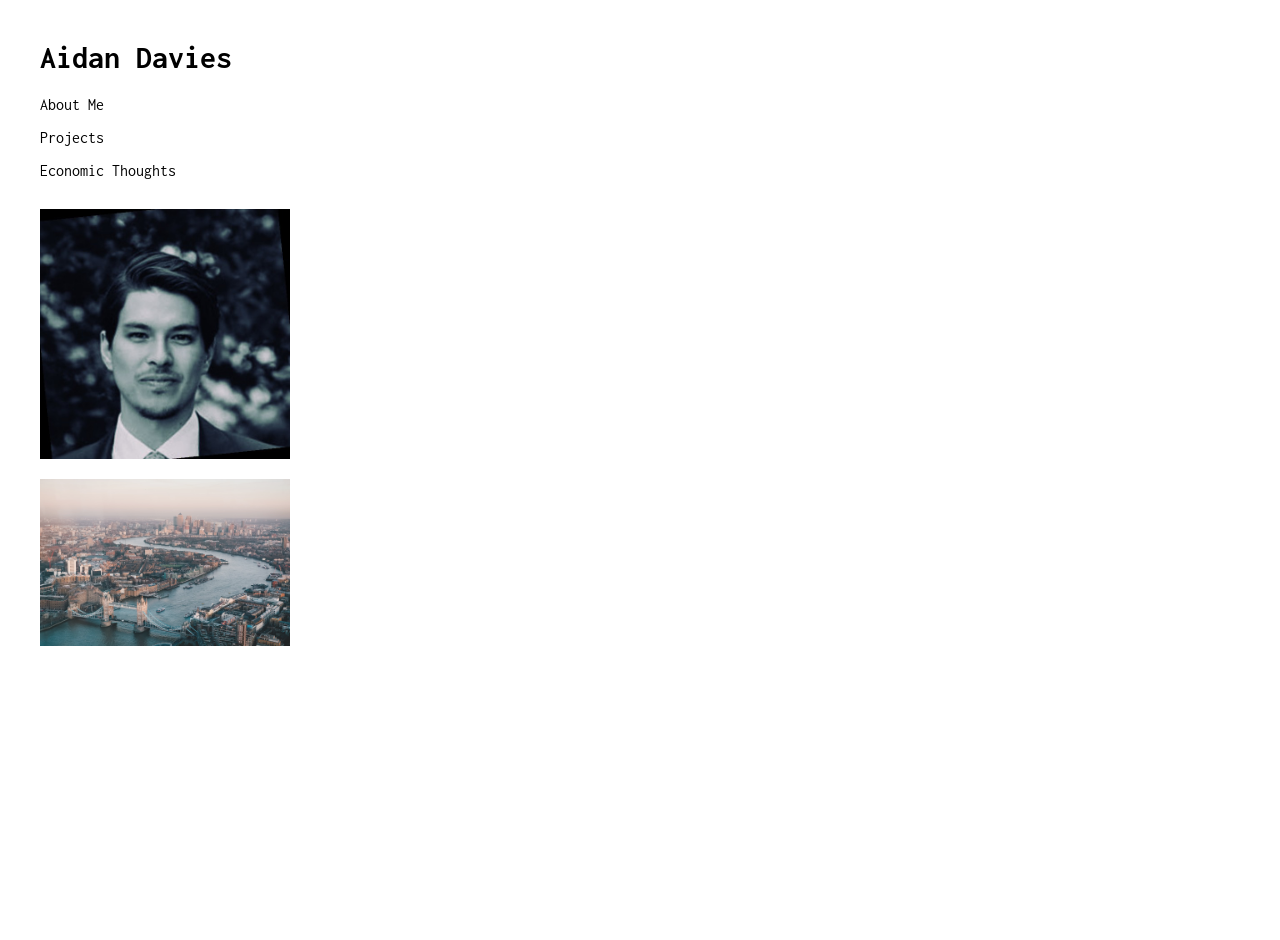
<file: index.html>
<!DOCTYPE html>
<html lang="en">
<head>
    <meta charset="UTF-8">
    <meta name="viewport" content="width=device-width, initial-scale=1.0">
    <title>Personal Site</title>
    <link href="https://fonts.googleapis.com/css2?family=Inconsolata:wght@400;700&display=swap" rel="stylesheet">
    <style>
        body {
            font-family: 'Inconsolata', 'Arial', sans-serif;
            color: black;
            background-color: white;
            margin: 0;
            padding: 20px; /* Add padding to the body to create a small margin at the top */
            display: flex;
            justify-content: flex-start;
            align-items: flex-start;
            min-height: 100vh;
            flex-direction: column;
        }
        .container {
            text-align: left;
            max-width: 1000px;
            padding: 0;
            margin-top: 0px; /* Adjust this value to create the desired top margin */
            margin-left: 20px; /* Small left margin */
        }
        h1, h2, h3 {
            color: black;
        }
        p {
            color: black;
        }
        a:link {
            color: inherit;
            text-decoration: none;
        }
        a:visited {
            color: inherit; /* This will make the link color the same as the parent text color */
            text-decoration: none; /* This removes the underline */
        }
        a:hover, a:active {
            color: blueviolet; /* Or any color you want on hover */
            text-decoration: none; /* If you want the underline on hover */
        }
        h2 {
            margin-bottom: 10px; /* Adjust the value as needed */
            color: black;
        }
        .footer {
            margin-top: 30px;
            display: flex;
            flex-direction: column;
            justify-content: left;
            width: 100%;
        }
        .footer img {
            width: 25%;
            height: auto;
        }
        .cityscape-image {
            width: 50%;
            height: auto;
            margin-top: 20px;
            opacity: 0.9;
        }
    </style>
</head>
<body>
    <div class="container">
        <h1>Aidan Davies</h1>
        <p><a href="about.html">About Me</a></p>
        <p><a href="projects.html">Projects</a></p>
        <p><a href="thoughts.html">Economic Thoughts</a></p>
        <div class="footer">
            <img src="1628355818831.jpeg" alt="Personal Photo">
            <img src="london-cityscape-bw.jpg" alt="London Cityscape" class="cityscape-image">
        </div>
    </div>
</body>
</html>
</file>
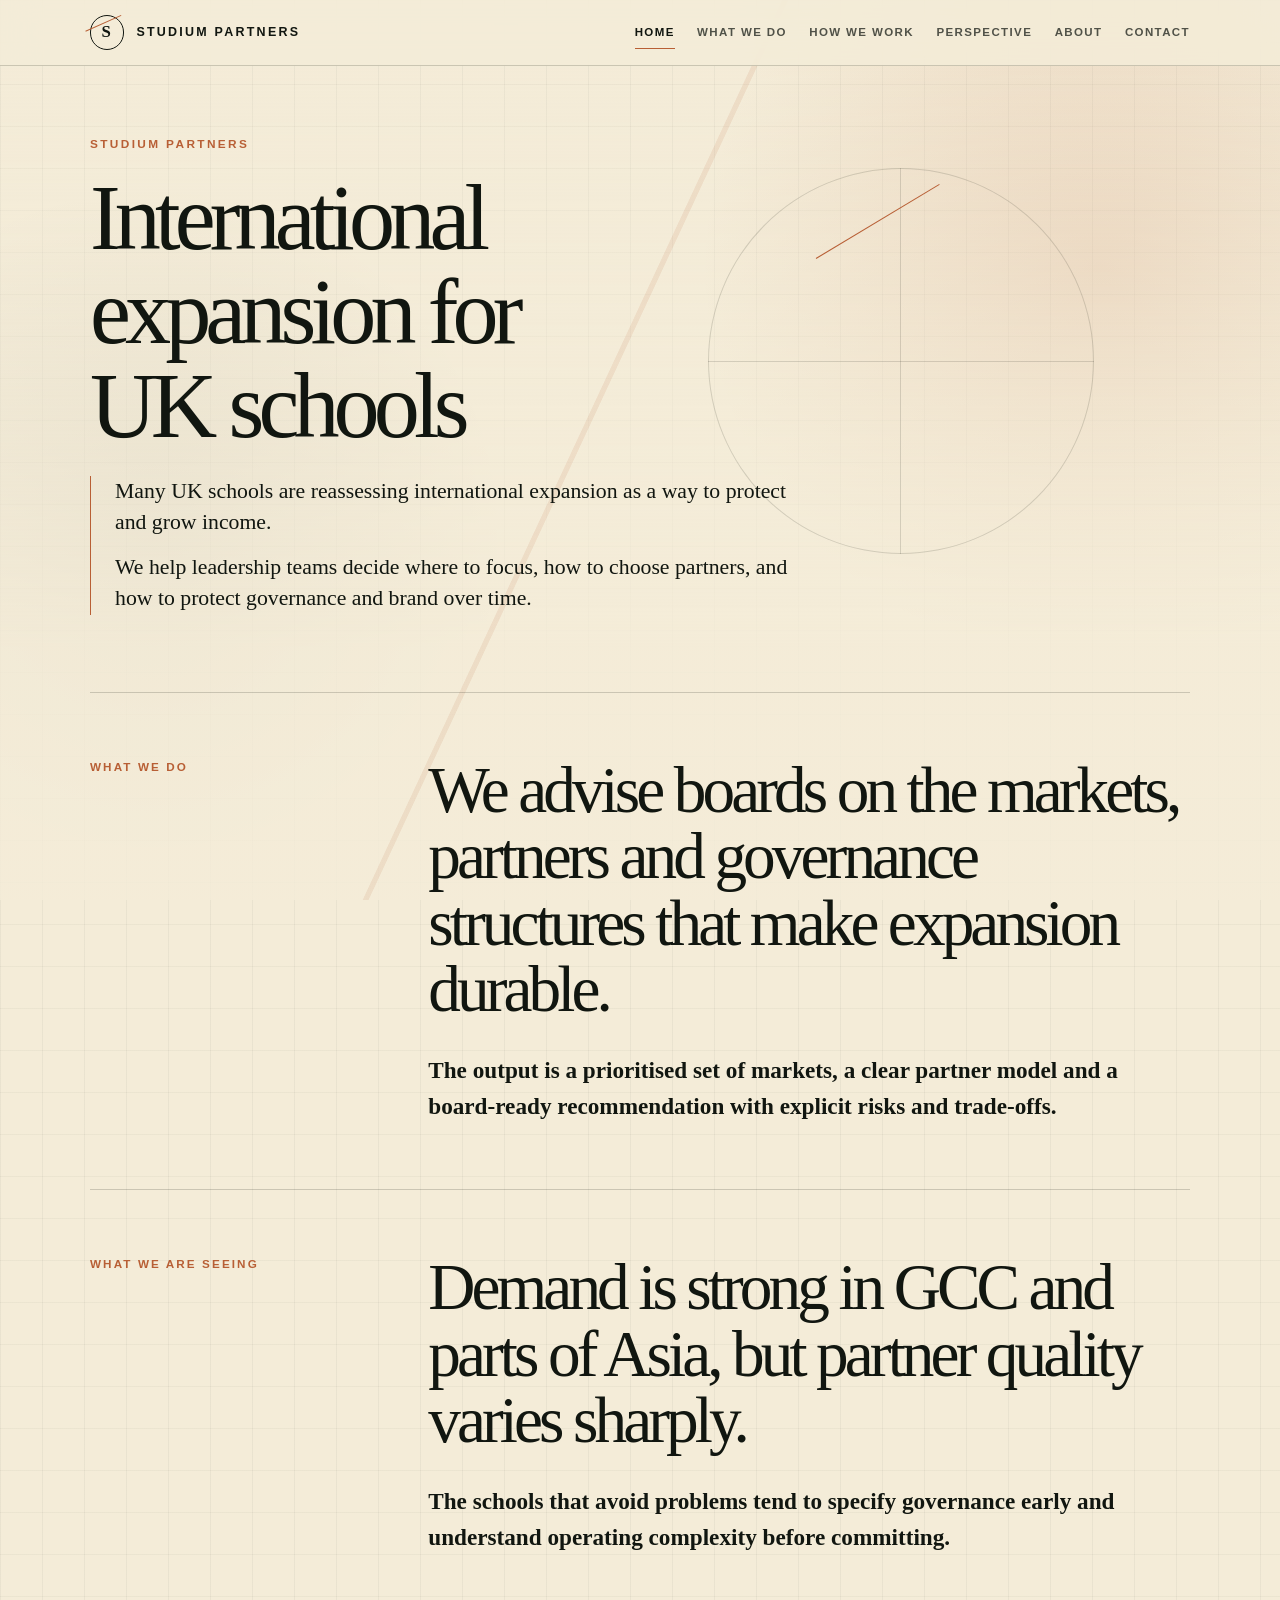
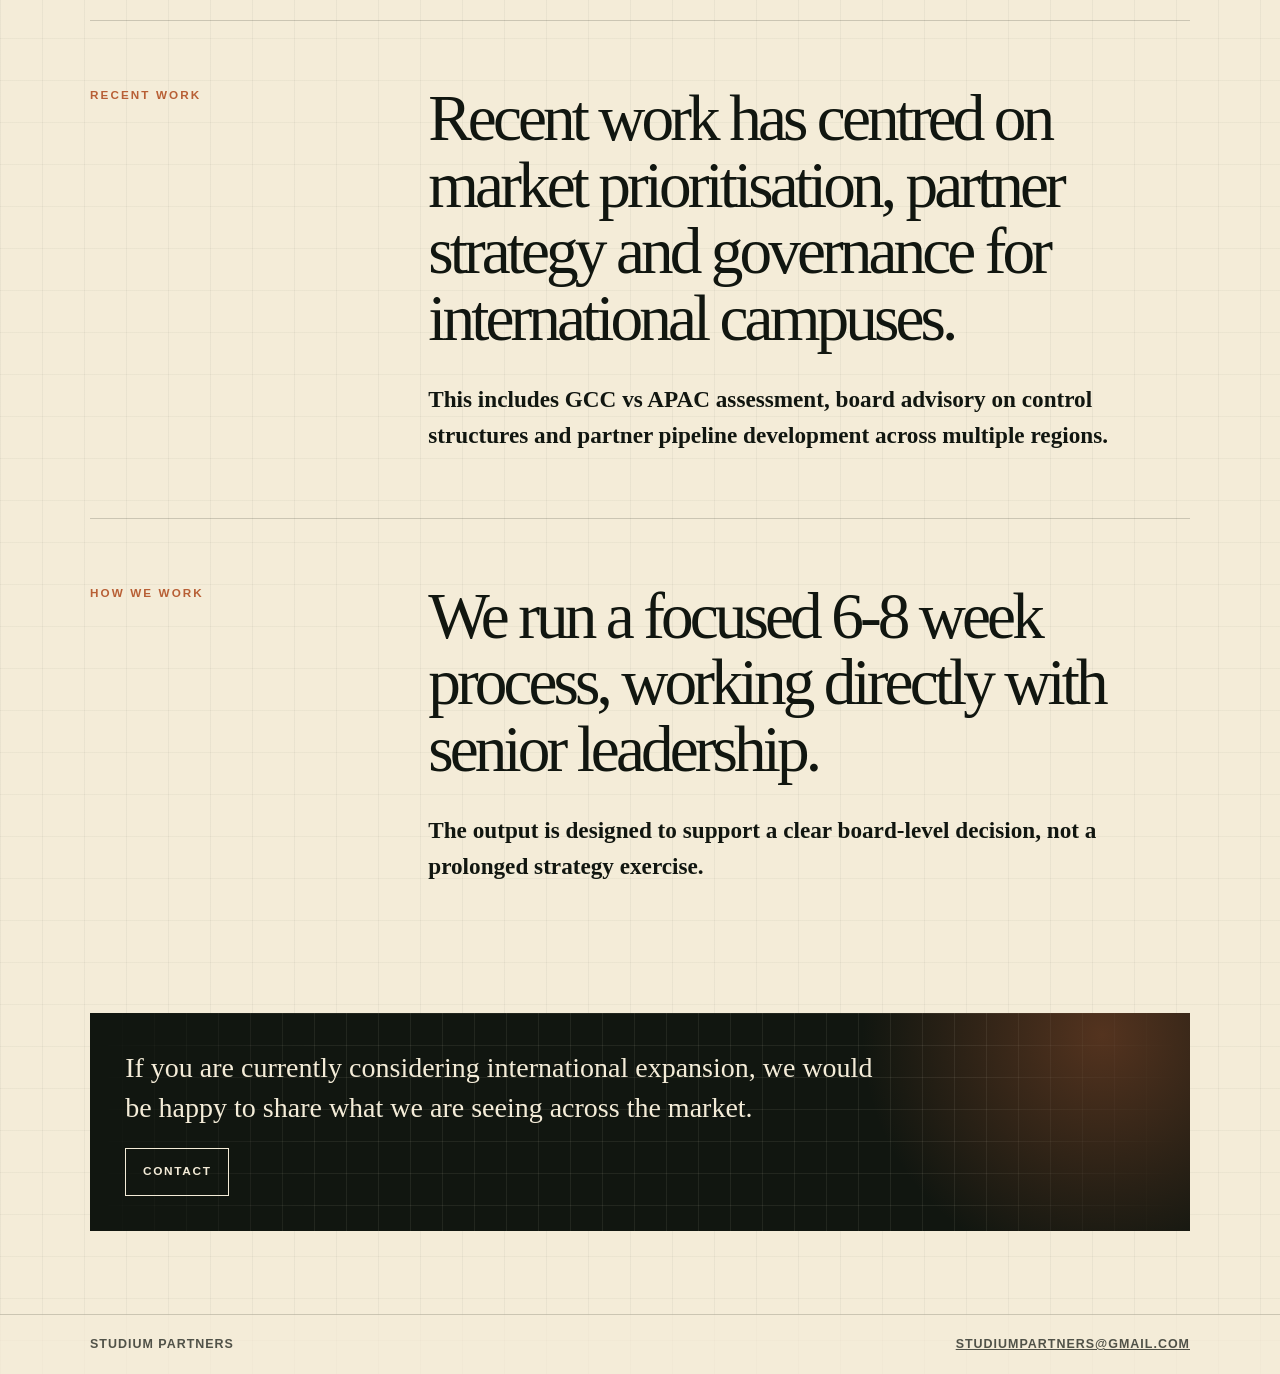
<file: studium-partners/index.html>
<!doctype html>
<html lang="en">
  <head>
    <meta charset="utf-8" />
    <meta name="viewport" content="width=device-width, initial-scale=1" />
    <meta
      name="description"
      content="Studium Partners advises UK independent schools on international expansion."
    />
    <meta property="og:title" content="Studium Partners" />
    <meta
      property="og:description"
      content="International expansion for UK independent schools."
    />
    <meta property="og:type" content="website" />
    <title>Studium Partners | International Expansion</title>
    <link rel="stylesheet" href="styles.css" />
  </head>
  <body>
    <header class="site-header">
      <div class="nav-wrap">
        <a class="brand" href="index.html" aria-label="Studium Partners home">
          <span class="brand-mark">S</span>
          <span>Studium Partners</span>
        </a>
        <nav class="site-nav" aria-label="Primary navigation">
          <a href="index.html" aria-current="page">Home</a>
          <a href="what-we-do.html">What We Do</a>
          <a href="how-we-work.html">How We Work</a>
          <a href="perspective.html">Perspective</a>
          <a href="about.html">About</a>
          <a href="contact.html">Contact</a>
        </nav>
      </div>
    </header>

    <main class="page">
      <section class="hero">
        <p class="eyebrow">Studium Partners</p>
        <h1>International expansion for UK schools</h1>
        <div class="lead">
          <p>
            Many UK schools are reassessing international expansion as a way to protect
            and grow income.
          </p>
          <p>We help leadership teams decide where to focus, how to choose partners, and how to protect governance and brand over time.</p>
        </div>
      </section>

      <section class="section">
        <div class="section-grid">
          <div class="section-title">What We Do</div>
          <div class="content-stack">
            <h2>We advise boards on the markets, partners and governance structures that make expansion durable.</h2>
            <p>
              The output is a prioritised set of markets, a clear partner model and a
              board-ready recommendation with explicit risks and trade-offs.
            </p>
          </div>
        </div>
      </section>

      <section class="section">
        <div class="section-grid">
          <div class="section-title">What We Are Seeing</div>
          <div class="content-stack">
            <h2>Demand is strong in GCC and parts of Asia, but partner quality varies sharply.</h2>
            <p>
              The schools that avoid problems tend to specify governance early and
              understand operating complexity before committing.
            </p>
          </div>
        </div>
      </section>

      <section class="section">
        <div class="section-grid">
          <div class="section-title">Recent Work</div>
          <div class="content-stack">
            <h2>Recent work has centred on market prioritisation, partner strategy and governance for international campuses.</h2>
            <p>
              This includes GCC vs APAC assessment, board advisory on control structures
              and partner pipeline development across multiple regions.
            </p>
          </div>
        </div>
      </section>

      <section class="section">
        <div class="section-grid">
          <div class="section-title">How We Work</div>
          <div class="content-stack">
            <h2>We run a focused 6-8 week process, working directly with senior leadership.</h2>
            <p>
              The output is designed to support a clear board-level decision, not a
              prolonged strategy exercise.
            </p>
          </div>
        </div>
      </section>

      <section class="cta">
        <p>
          If you are currently considering international expansion, we would be happy
          to share what we are seeing across the market.
        </p>
        <div class="button-row">
          <a class="button" href="contact.html">Contact</a>
        </div>
      </section>
    </main>

    <footer class="site-footer">
      <div class="footer-wrap">
        <span>Studium Partners</span>
        <a href="mailto:studiumpartners@gmail.com">studiumpartners@gmail.com</a>
      </div>
    </footer>
  </body>
</html>
</file>
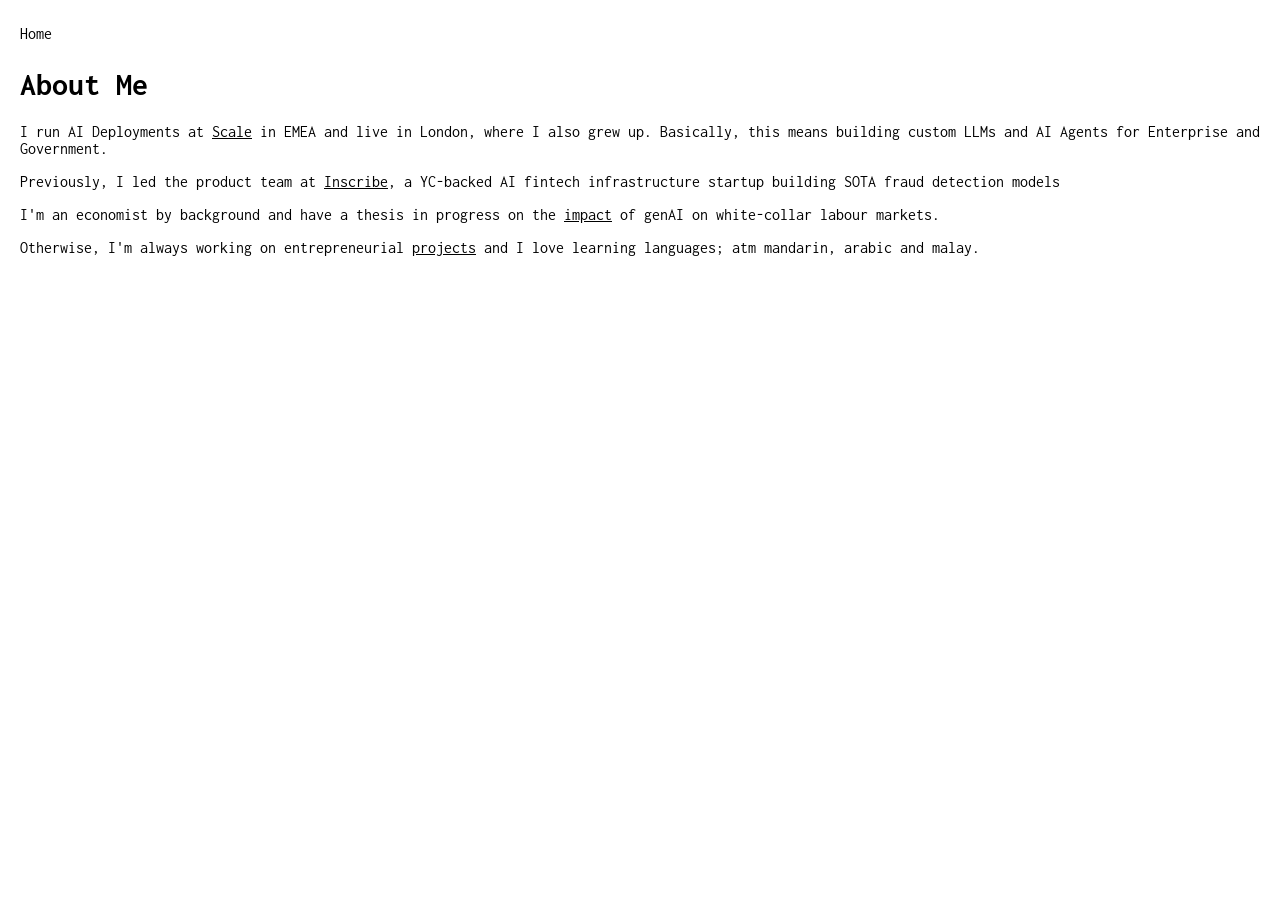
<file: about.html>
<!DOCTYPE html>
<html lang="en">
<head>
    <meta charset="UTF-8">
    <meta name="viewport" content="width=device-width, initial-scale=1.0">
    <title>Personal Site</title>
    <link href="https://fonts.googleapis.com/css2?family=Inconsolata:wght@400;700&display=swap" rel="stylesheet">
    <style>
        body {
            font-family: 'Inconsolata', 'Arial', sans-serif;
            color: black;
            background-color: white;
            margin: 0;
            padding: 0;
            justify-content: center;
            align-items: center;
            height: 100vh;
            flex-direction: column;
        }
        .container {
            text-align: left;
            max-width: 1500px;
            padding: 20px;
        }
        h1, h2, h3 {
            color: black;
        }
        p {
            color: black;
        }
        a:link {
            color: inherit;
            text-decoration: none;
        }
        a:visited {
            color: inherit; /* This will make the link color the same as the parent text color */
            text-decoration: none; /* This removes the underline */
        }
        a:hover, a:active {
            color: blueviolet; /* Or any color you want on hover */
            text-decoration: none; /* If you want the underline on hover */
        }
        h2 {
        margin-bottom: 10px; /* Adjust the value as needed */
        color: black;
        margin-left: 0; /* Ensures no extra space on the left */
        padding-left: 0; /* Adjust this as needed */
        }
        .home-button {
        font-size: 1.0em;
        padding: 5px 0px; /* Same horizontal padding as .container */
        text-decoration: none;
        color: black;
        background: none;
        border: none;
        display: inline-block; /* Use inline-block for alignment */
        margin-right: 20px; /* If you want some space between the button and the h2 */
        }
    	a.underline {
    	text-decoration: underline; /* Underline text */
	}
    </style>
</head>
<body>
    <div class="container">
        <a href="index.html" class="home-button">Home</a>
	    <h1> About Me </h1>
        <p>I run AI Deployments at <a href="https://scale.com" class="underline">Scale</a> in EMEA and live in London, where I also grew up. Basically, this means building custom LLMs and AI Agents for Enterprise and Government. </p>
        <p>Previously, I led the product team at <a href="https://inscribe.ai" class="underline">Inscribe</a>, a YC-backed AI fintech infrastructure startup building SOTA fraud detection models </p>
        <p>I'm an economist by background and have a thesis in progress on the <a href="https://aiddav.github.io/projects" class="underline">impact</a> of genAI on white-collar labour markets.</p>
		<p>Otherwise, I'm always working on entrepreneurial <a href="https://aiddav.github.io/projects" class="underline">projects</a> and I love learning languages; atm mandarin, arabic and malay. </p>
    </div>
 
</body>
</html>
</file>
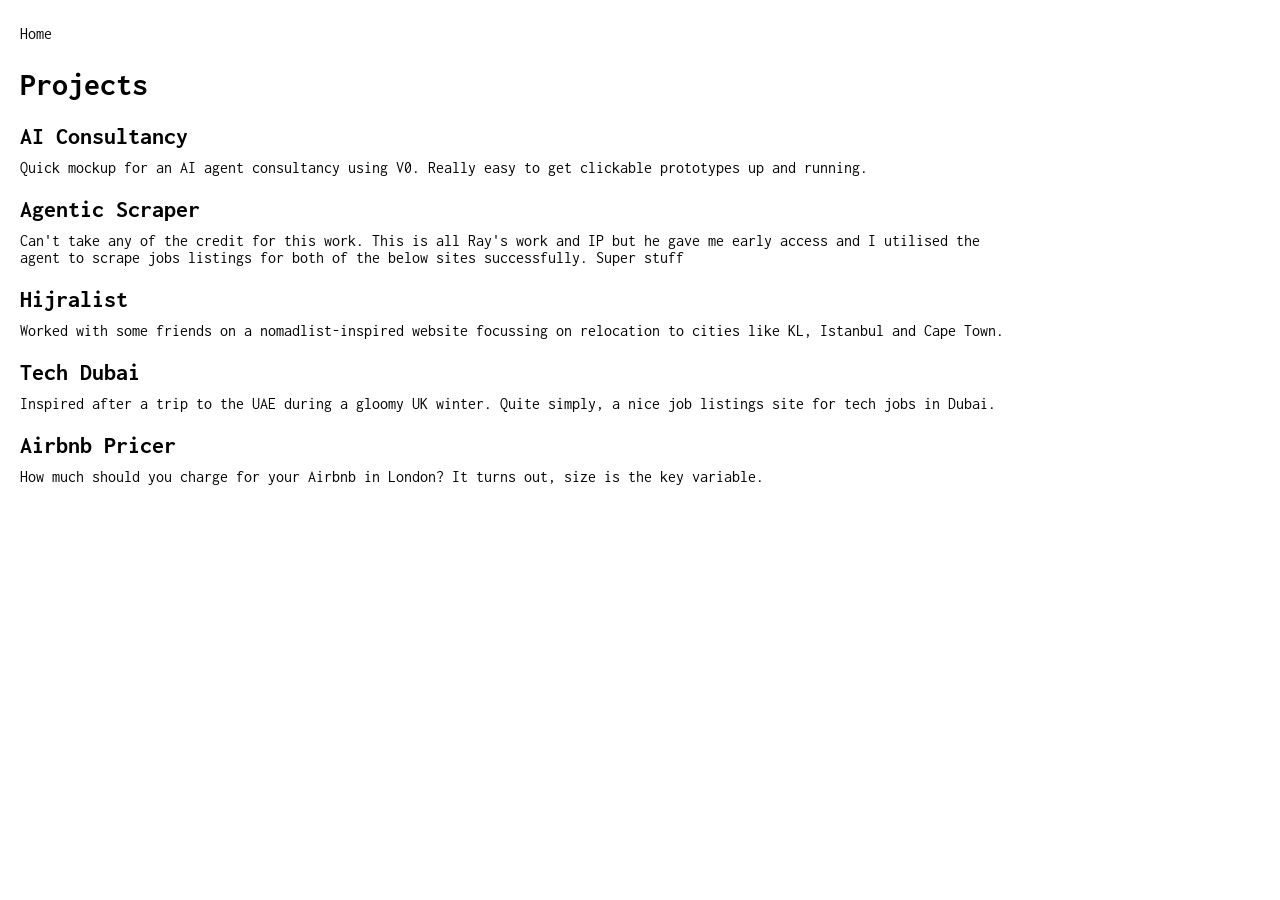
<file: projects.html>
<!DOCTYPE html>
<html lang="en">
<head>
    <meta charset="UTF-8">
    <meta name="viewport" content="width=device-width, initial-scale=1.0">
    <title>Personal Site</title>
    <link href="https://fonts.googleapis.com/css2?family=Inconsolata:wght@400;700&display=swap" rel="stylesheet">
    <style>
        body {
            font-family: 'Inconsolata', 'Arial', sans-serif;
            color: black;
            background-color: white;
            margin: 0;
            padding: 0;
            justify-content: center;
            align-items: center;
            height: 100vh;
            flex-direction: column;
        }
        .container {
            text-align: left;
            max-width: 1000px;
            padding: 20px;
        }
        h1, h2, h3 {
            color: black;
        }
        p {
            color: black;
        }
        a:link {
            color: inherit;
            text-decoration: none;
        }
        a:visited {
            color: inherit; /* This will make the link color the same as the parent text color */
            text-decoration: none; /* This removes the underline */
        }
        a:hover, a:active {
            color: blueviolet; /* Or any color you want on hover */
            text-decoration: none; /* If you want the underline on hover */
        }
        h2 {
        margin-bottom: 10px; /* Adjust the value as needed */
        color: black;
        margin-left: 0; /* Ensures no extra space on the left */
        padding-left: 0; /* Adjust this as needed */
        }
        .home-button {
        font-size: 1.0em;
        padding: 5px 0px; /* Same horizontal padding as .container */
        text-decoration: none;
        color: black;
        background: none;
        border: none;
        display: inline-block; /* Use inline-block for alignment */
        margin-right: 20px; /* If you want some space between the button and the h2 */
        }
    </style>
</head>
<body>
    <div class="container">
        <a href="index.html" class="home-button">Home</a>
        <h1> Projects </h1>
        <h2><a href="https://v0.dev/chat/vGYfrJQdN0m?b=b_f4AlFgRSLFw">AI Consultancy</a></h2>
        Quick mockup for an AI agent consultancy using V0. Really easy to get clickable prototypes up and running.
        <h2><a href="https://www.chatwithsite.ai/">Agentic Scraper</a></h2>
        Can't take any of the credit for this work. This is all <a href="https://github.com/TheRayFitzgerald">Ray's</a> work and IP but he gave me early access and I utilised the agent to scrape jobs listings for both of the below sites successfully. Super stuff 
        <h2><a href="https://www.hijralist.com/">Hijralist</a></h2>
        Worked with some friends on a nomadlist-inspired website focussing on relocation to cities like KL, Istanbul and Cape Town.
        <h2><a href="https://techdubai.framer.website/">Tech Dubai</a></h2>
        Inspired after a trip to the UAE during a gloomy UK winter. Quite simply, a nice job listings site for tech jobs in Dubai. 
        <h2><a href="https://www.kaggle.com/code/aidandavies/predicting-airbnb-prices-in-london">Airbnb Pricer</a></h2>
        How much should you charge for your Airbnb in London? It turns out, size is the key variable.
    </div>

</body>
</html>
</file>
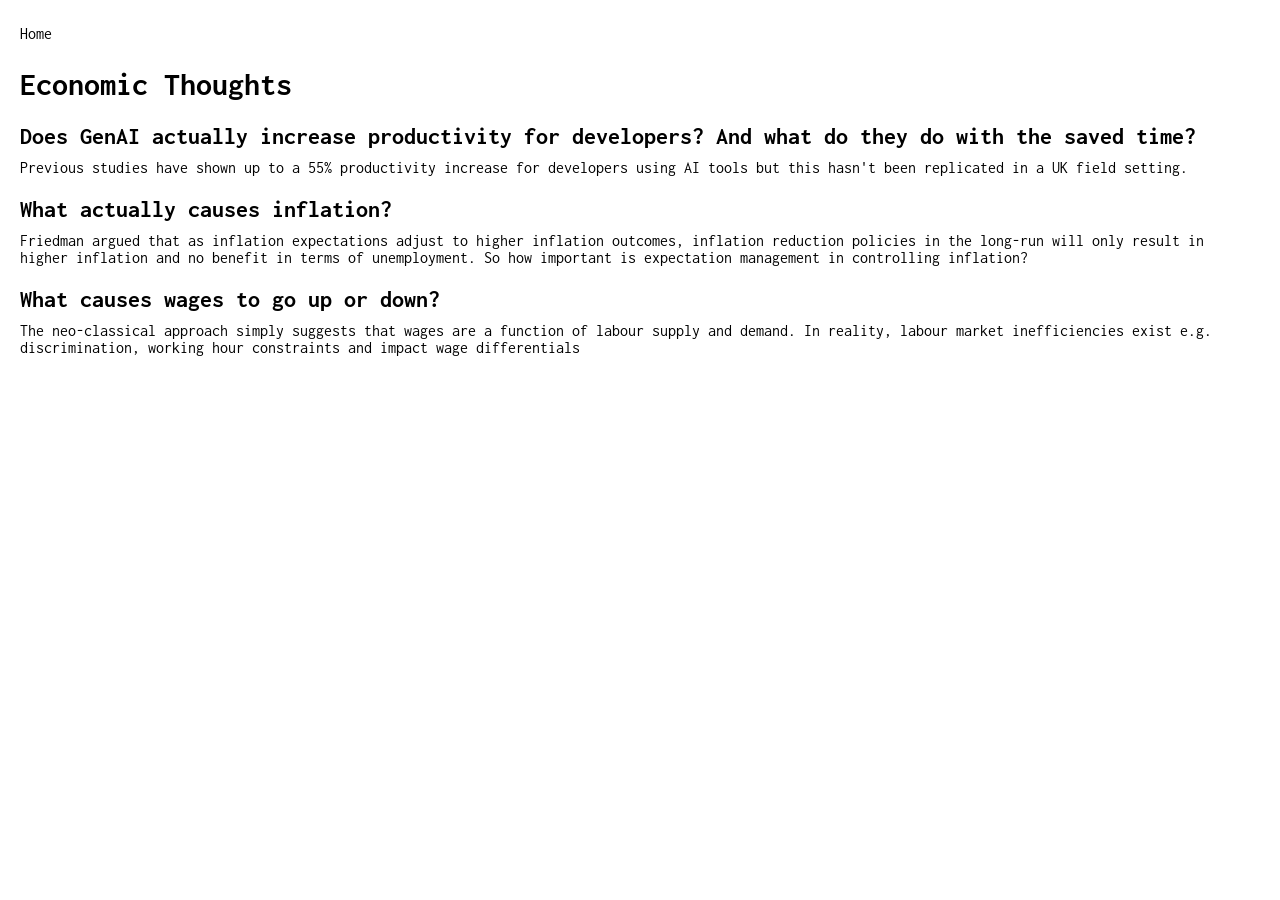
<file: thoughts.html>
<!DOCTYPE html>
<html lang="en">
<head>
    <meta charset="UTF-8">
    <meta name="viewport" content="width=device-width, initial-scale=1.0">
    <title>Personal Site</title>
    <link href="https://fonts.googleapis.com/css2?family=Inconsolata:wght@400;700&display=swap" rel="stylesheet">
    <style>
        body {
            font-family: 'Inconsolata', 'Arial', sans-serif;
            color: black;
            background-color: white;
            margin: 0;
            padding: 0;
            justify-content: center;
            align-items: center;
            height: 100vh;
            flex-direction: column;
        }
        .container {
            text-align: left;
            max-width: 1200px;
            padding: 20px;
        }
        h1, h2, h3 {
            color: black;
        }
        p {
            color: black;
        }
        a:link {
            color: inherit;
            text-decoration: none;
        }
        a:visited {
            color: inherit; /* This will make the link color the same as the parent text color */
            text-decoration: none; /* This removes the underline */
        }
        a:hover, a:active {
            color: blueviolet; /* Or any color you want on hover */
            text-decoration: none; /* If you want the underline on hover */
        }
        h2 {
        margin-bottom: 10px; /* Adjust the value as needed */
        color: black;
        margin-left: 0; /* Ensures no extra space on the left */
        padding-left: 0; /* Adjust this as needed */
        }
        .home-button {
        font-size: 1.0em;
        padding: 5px 0px; /* Same horizontal padding as .container */
        text-decoration: none;
        color: black;
        background: none;
        border: none;
        display: inline-block; /* Use inline-block for alignment */
        margin-right: 20px; /* If you want some space between the button and the h2 */
        }
    </style>
</head>
<body>
    <div class="container">
        <a href="index.html" class="home-button">Home</a>
        <h1> Economic Thoughts </h1>
        <h2><a href="https://docs.google.com/document/d/1HtglQTXn-TsOFC7ZBa2Q0psB0xNhSxKRfdjwiitcPUs/edit?usp=sharing">Does GenAI actually increase productivity for developers? And what do they do with the saved time?</a></h2>
        Previous studies have shown up to a 55% productivity increase for developers using AI tools but this hasn't been replicated in a UK field setting.   
        <h2><a href="https://docs.google.com/document/d/12gi_6RHECjwyG4tRs7HtKL9f-3KS3Q3IO51ZchTadpo/edit?usp=sharing">What actually causes inflation?</a></h2>
        Friedman argued that as inflation expectations adjust to higher inflation outcomes, inflation reduction policies in the long-run will only result in higher inflation and no benefit in terms of unemployment. So how important is expectation management in controlling inflation?  
        <h2><a href="https://docs.google.com/document/d/1dkpO8SjXs02jMt0x0lCVAba8HcpTRudO9adsU-bAIKc/edit?usp=sharing">What causes wages to go up or down?</a></h2>
        The neo-classical approach simply suggests that wages are a function of labour supply and demand. In reality, labour market inefficiencies exist e.g. discrimination, working hour constraints and impact wage differentials
    </div>

</body>
</html>
</file>
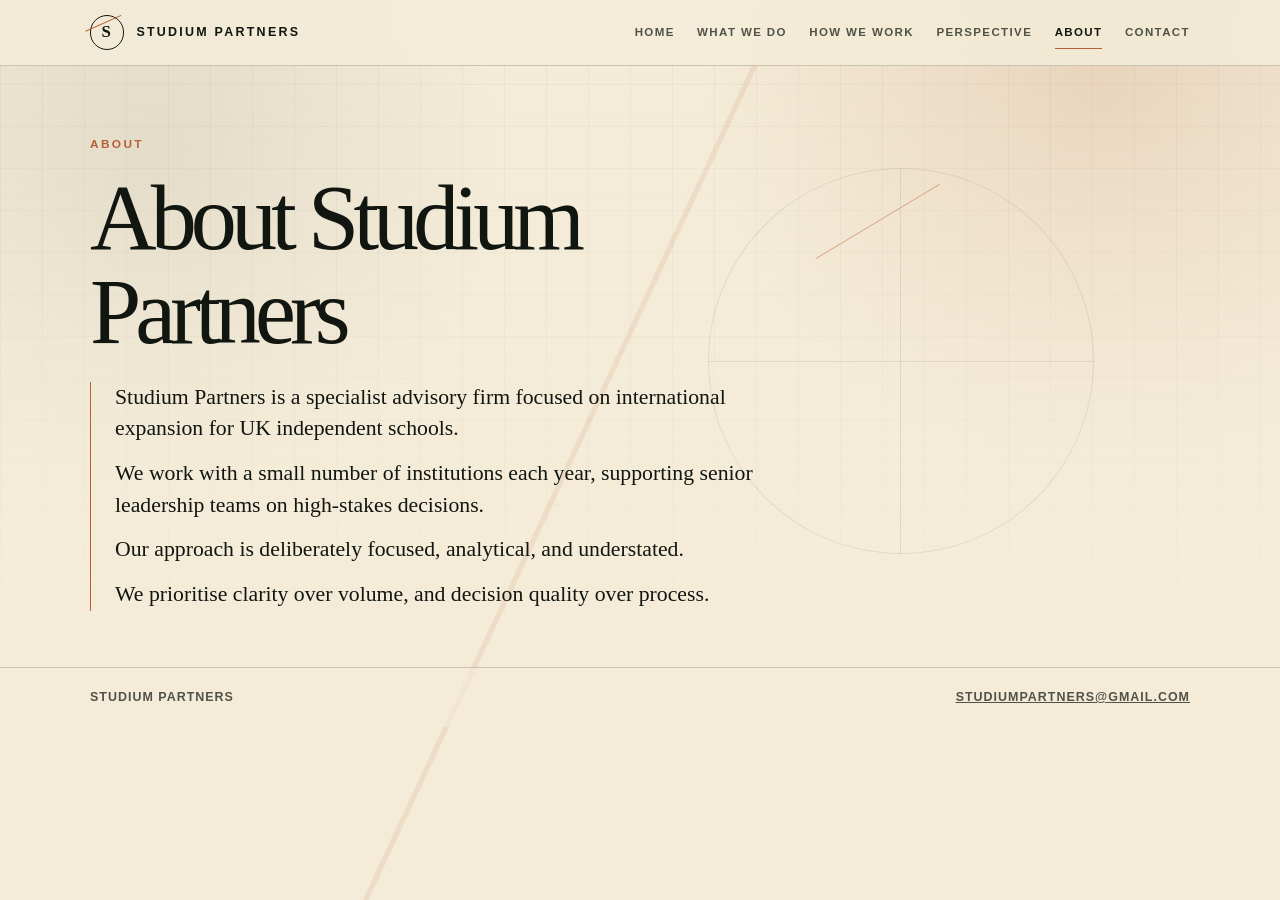
<file: studium-partners/about.html>
<!doctype html>
<html lang="en">
  <head>
    <meta charset="utf-8" />
    <meta name="viewport" content="width=device-width, initial-scale=1" />
    <meta
      name="description"
      content="About Studium Partners, a specialist advisory firm for UK independent schools."
    />
    <title>About | Studium Partners</title>
    <link rel="stylesheet" href="styles.css" />
  </head>
  <body>
    <header class="site-header">
      <div class="nav-wrap">
        <a class="brand" href="index.html" aria-label="Studium Partners home">
          <span class="brand-mark">S</span>
          <span>Studium Partners</span>
        </a>
        <nav class="site-nav" aria-label="Primary navigation">
          <a href="index.html">Home</a>
          <a href="what-we-do.html">What We Do</a>
          <a href="how-we-work.html">How We Work</a>
          <a href="perspective.html">Perspective</a>
          <a href="about.html" aria-current="page">About</a>
          <a href="contact.html">Contact</a>
        </nav>
      </div>
    </header>

    <main class="page">
      <section class="hero hero--compact">
        <p class="eyebrow">About</p>
        <h1>About Studium Partners</h1>
        <div class="lead">
          <p>
            Studium Partners is a specialist advisory firm focused on international
            expansion for UK independent schools.
          </p>
          <p>
            We work with a small number of institutions each year, supporting senior
            leadership teams on high-stakes decisions.
          </p>
          <p>Our approach is deliberately focused, analytical, and understated.</p>
          <p>We prioritise clarity over volume, and decision quality over process.</p>
        </div>
      </section>
    </main>

    <footer class="site-footer">
      <div class="footer-wrap">
        <span>Studium Partners</span>
        <a href="mailto:studiumpartners@gmail.com">studiumpartners@gmail.com</a>
      </div>
    </footer>
  </body>
</html>
</file>
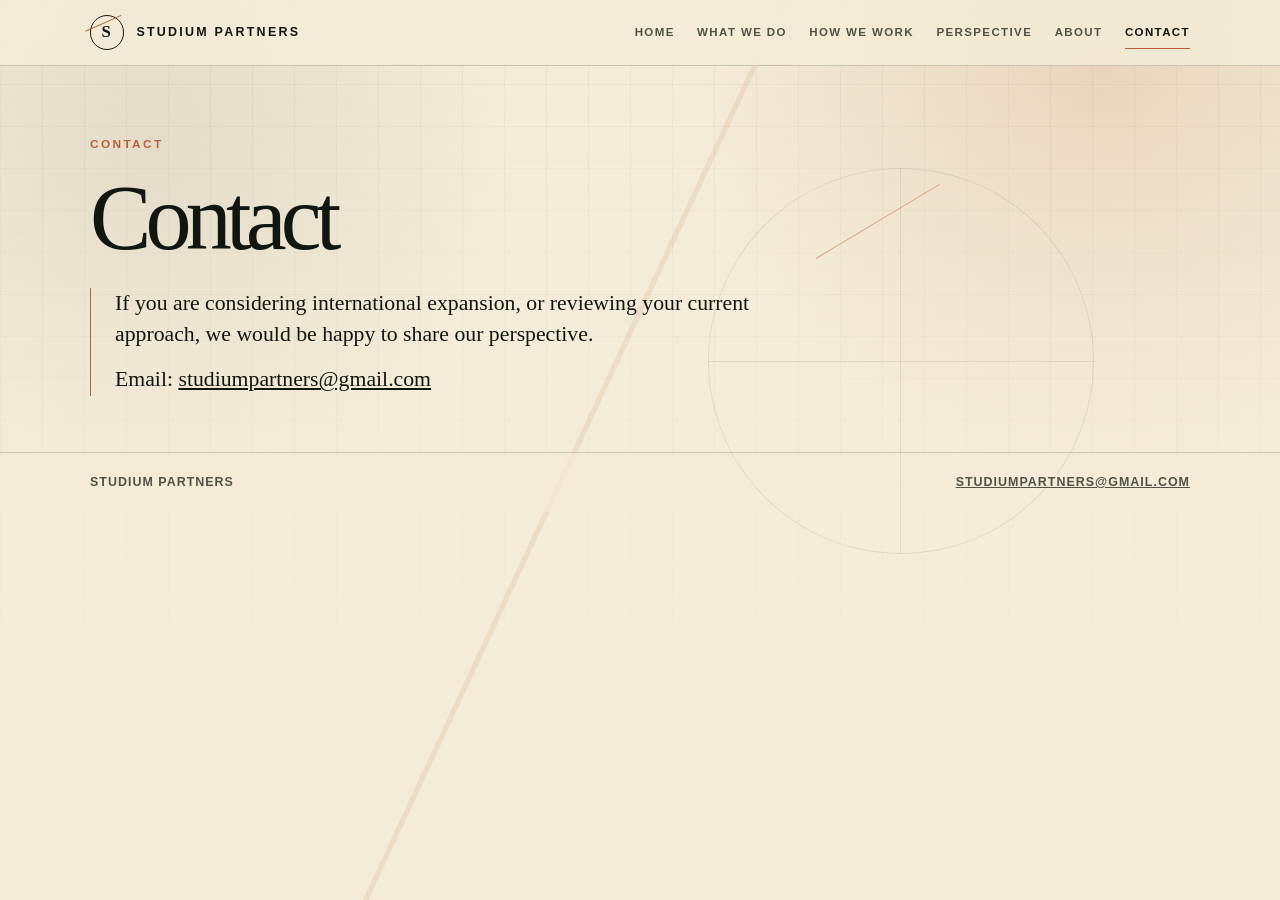
<file: studium-partners/contact.html>
<!doctype html>
<html lang="en">
  <head>
    <meta charset="utf-8" />
    <meta name="viewport" content="width=device-width, initial-scale=1" />
    <meta
      name="description"
      content="Contact Studium Partners about international expansion for UK independent schools."
    />
    <title>Contact | Studium Partners</title>
    <link rel="stylesheet" href="styles.css" />
  </head>
  <body>
    <header class="site-header">
      <div class="nav-wrap">
        <a class="brand" href="index.html" aria-label="Studium Partners home">
          <span class="brand-mark">S</span>
          <span>Studium Partners</span>
        </a>
        <nav class="site-nav" aria-label="Primary navigation">
          <a href="index.html">Home</a>
          <a href="what-we-do.html">What We Do</a>
          <a href="how-we-work.html">How We Work</a>
          <a href="perspective.html">Perspective</a>
          <a href="about.html">About</a>
          <a href="contact.html" aria-current="page">Contact</a>
        </nav>
      </div>
    </header>

    <main class="page">
      <section class="hero hero--compact">
        <p class="eyebrow">Contact</p>
        <h1>Contact</h1>
        <div class="lead">
          <p>
            If you are considering international expansion, or reviewing your current
            approach, we would be happy to share our perspective.
          </p>
          <p>
            Email:
            <a href="mailto:studiumpartners@gmail.com">studiumpartners@gmail.com</a>
          </p>
        </div>
      </section>
    </main>

    <footer class="site-footer">
      <div class="footer-wrap">
        <span>Studium Partners</span>
        <a href="mailto:studiumpartners@gmail.com">studiumpartners@gmail.com</a>
      </div>
    </footer>
  </body>
</html>
</file>
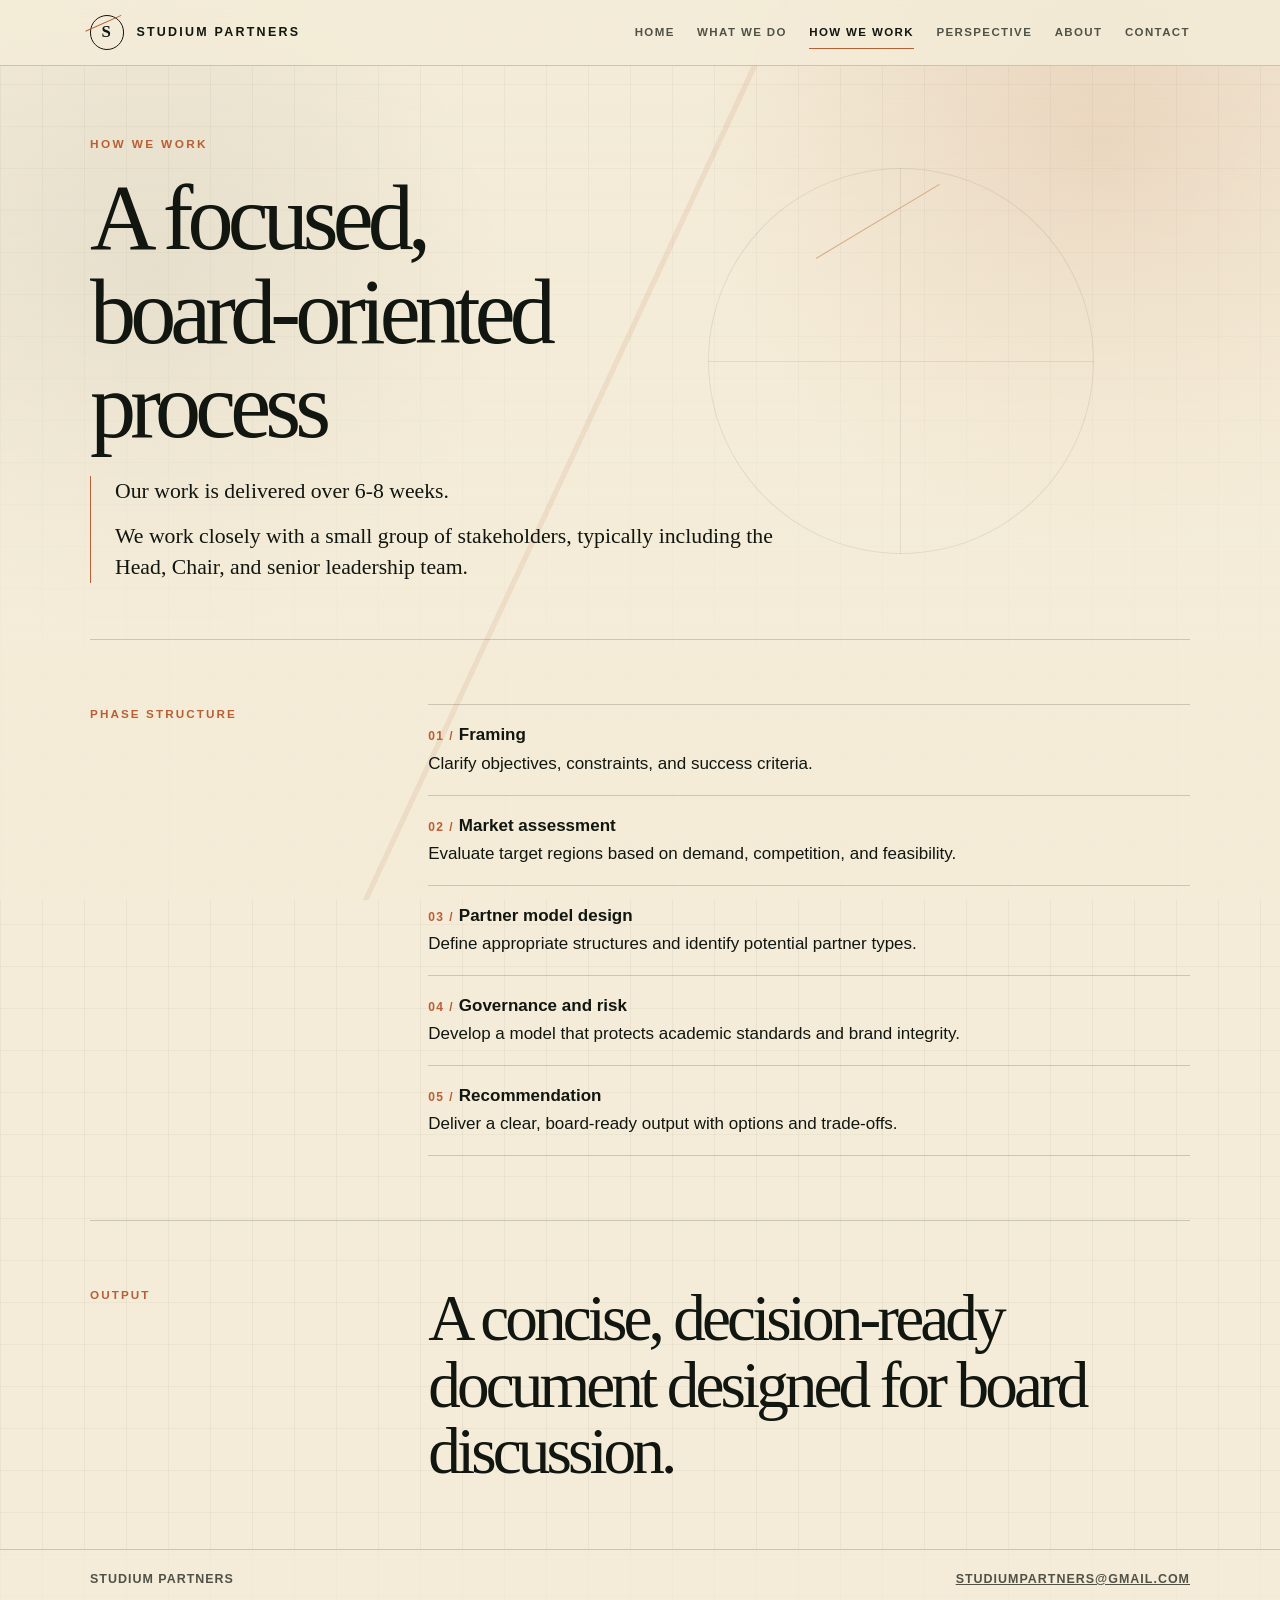
<file: studium-partners/how-we-work.html>
<!doctype html>
<html lang="en">
  <head>
    <meta charset="utf-8" />
    <meta name="viewport" content="width=device-width, initial-scale=1" />
    <meta
      name="description"
      content="A focused, board-oriented process for international expansion decisions."
    />
    <title>How We Work | Studium Partners</title>
    <link rel="stylesheet" href="styles.css" />
  </head>
  <body>
    <header class="site-header">
      <div class="nav-wrap">
        <a class="brand" href="index.html" aria-label="Studium Partners home">
          <span class="brand-mark">S</span>
          <span>Studium Partners</span>
        </a>
        <nav class="site-nav" aria-label="Primary navigation">
          <a href="index.html">Home</a>
          <a href="what-we-do.html">What We Do</a>
          <a href="how-we-work.html" aria-current="page">How We Work</a>
          <a href="perspective.html">Perspective</a>
          <a href="about.html">About</a>
          <a href="contact.html">Contact</a>
        </nav>
      </div>
    </header>

    <main class="page">
      <section class="hero hero--compact">
        <p class="eyebrow">How We Work</p>
        <h1>A focused, board-oriented process</h1>
        <div class="lead">
          <p>Our work is delivered over 6-8 weeks.</p>
          <p>
            We work closely with a small group of stakeholders, typically including
            the Head, Chair, and senior leadership team.
          </p>
        </div>
      </section>

      <section class="section">
        <div class="section-grid">
          <div class="section-title">Phase Structure</div>
          <div class="content-stack">
            <ol class="numbered-list">
              <li>
                <strong>Framing</strong><br />
                Clarify objectives, constraints, and success criteria.
              </li>
              <li>
                <strong>Market assessment</strong><br />
                Evaluate target regions based on demand, competition, and feasibility.
              </li>
              <li>
                <strong>Partner model design</strong><br />
                Define appropriate structures and identify potential partner types.
              </li>
              <li>
                <strong>Governance and risk</strong><br />
                Develop a model that protects academic standards and brand integrity.
              </li>
              <li>
                <strong>Recommendation</strong><br />
                Deliver a clear, board-ready output with options and trade-offs.
              </li>
            </ol>
          </div>
        </div>
      </section>

      <section class="section">
        <div class="section-grid">
          <div class="section-title">Output</div>
          <div class="content-stack">
            <h2>A concise, decision-ready document designed for board discussion.</h2>
          </div>
        </div>
      </section>
    </main>

    <footer class="site-footer">
      <div class="footer-wrap">
        <span>Studium Partners</span>
        <a href="mailto:studiumpartners@gmail.com">studiumpartners@gmail.com</a>
      </div>
    </footer>
  </body>
</html>
</file>
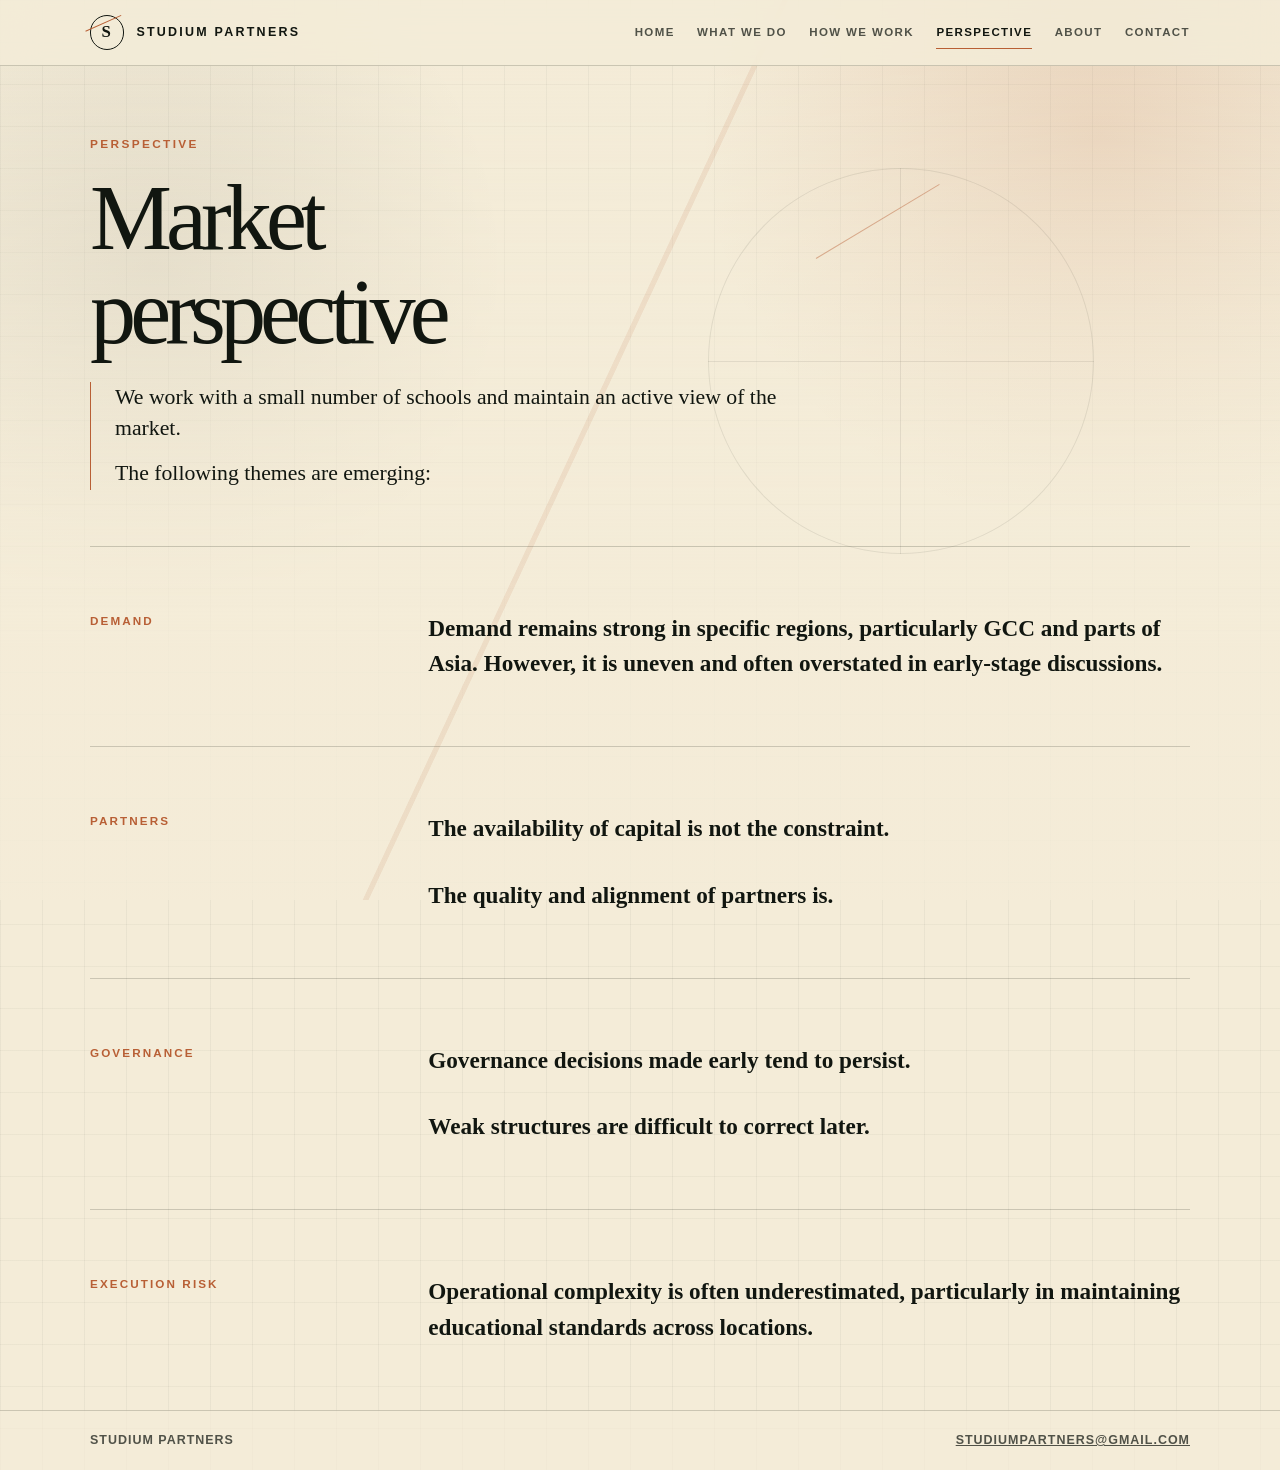
<file: studium-partners/perspective.html>
<!doctype html>
<html lang="en">
  <head>
    <meta charset="utf-8" />
    <meta name="viewport" content="width=device-width, initial-scale=1" />
    <meta
      name="description"
      content="Market perspective on international expansion for UK independent schools."
    />
    <title>Perspective | Studium Partners</title>
    <link rel="stylesheet" href="styles.css" />
  </head>
  <body>
    <header class="site-header">
      <div class="nav-wrap">
        <a class="brand" href="index.html" aria-label="Studium Partners home">
          <span class="brand-mark">S</span>
          <span>Studium Partners</span>
        </a>
        <nav class="site-nav" aria-label="Primary navigation">
          <a href="index.html">Home</a>
          <a href="what-we-do.html">What We Do</a>
          <a href="how-we-work.html">How We Work</a>
          <a href="perspective.html" aria-current="page">Perspective</a>
          <a href="about.html">About</a>
          <a href="contact.html">Contact</a>
        </nav>
      </div>
    </header>

    <main class="page">
      <section class="hero hero--compact">
        <p class="eyebrow">Perspective</p>
        <h1>Market perspective</h1>
        <div class="lead">
          <p>
            We work with a small number of schools and maintain an active view of the market.
          </p>
          <p>The following themes are emerging:</p>
        </div>
      </section>

      <section class="section">
        <div class="section-grid">
          <div class="section-title">Demand</div>
          <div class="content-stack">
            <p>
              Demand remains strong in specific regions, particularly GCC and parts of Asia.
              However, it is uneven and often overstated in early-stage discussions.
            </p>
          </div>
        </div>
      </section>

      <section class="section">
        <div class="section-grid">
          <div class="section-title">Partners</div>
          <div class="content-stack">
            <p>The availability of capital is not the constraint.</p>
            <p>The quality and alignment of partners is.</p>
          </div>
        </div>
      </section>

      <section class="section">
        <div class="section-grid">
          <div class="section-title">Governance</div>
          <div class="content-stack">
            <p>Governance decisions made early tend to persist.</p>
            <p>Weak structures are difficult to correct later.</p>
          </div>
        </div>
      </section>

      <section class="section">
        <div class="section-grid">
          <div class="section-title">Execution Risk</div>
          <div class="content-stack">
            <p>
              Operational complexity is often underestimated, particularly in maintaining
              educational standards across locations.
            </p>
          </div>
        </div>
      </section>
    </main>

    <footer class="site-footer">
      <div class="footer-wrap">
        <span>Studium Partners</span>
        <a href="mailto:studiumpartners@gmail.com">studiumpartners@gmail.com</a>
      </div>
    </footer>
  </body>
</html>
</file>
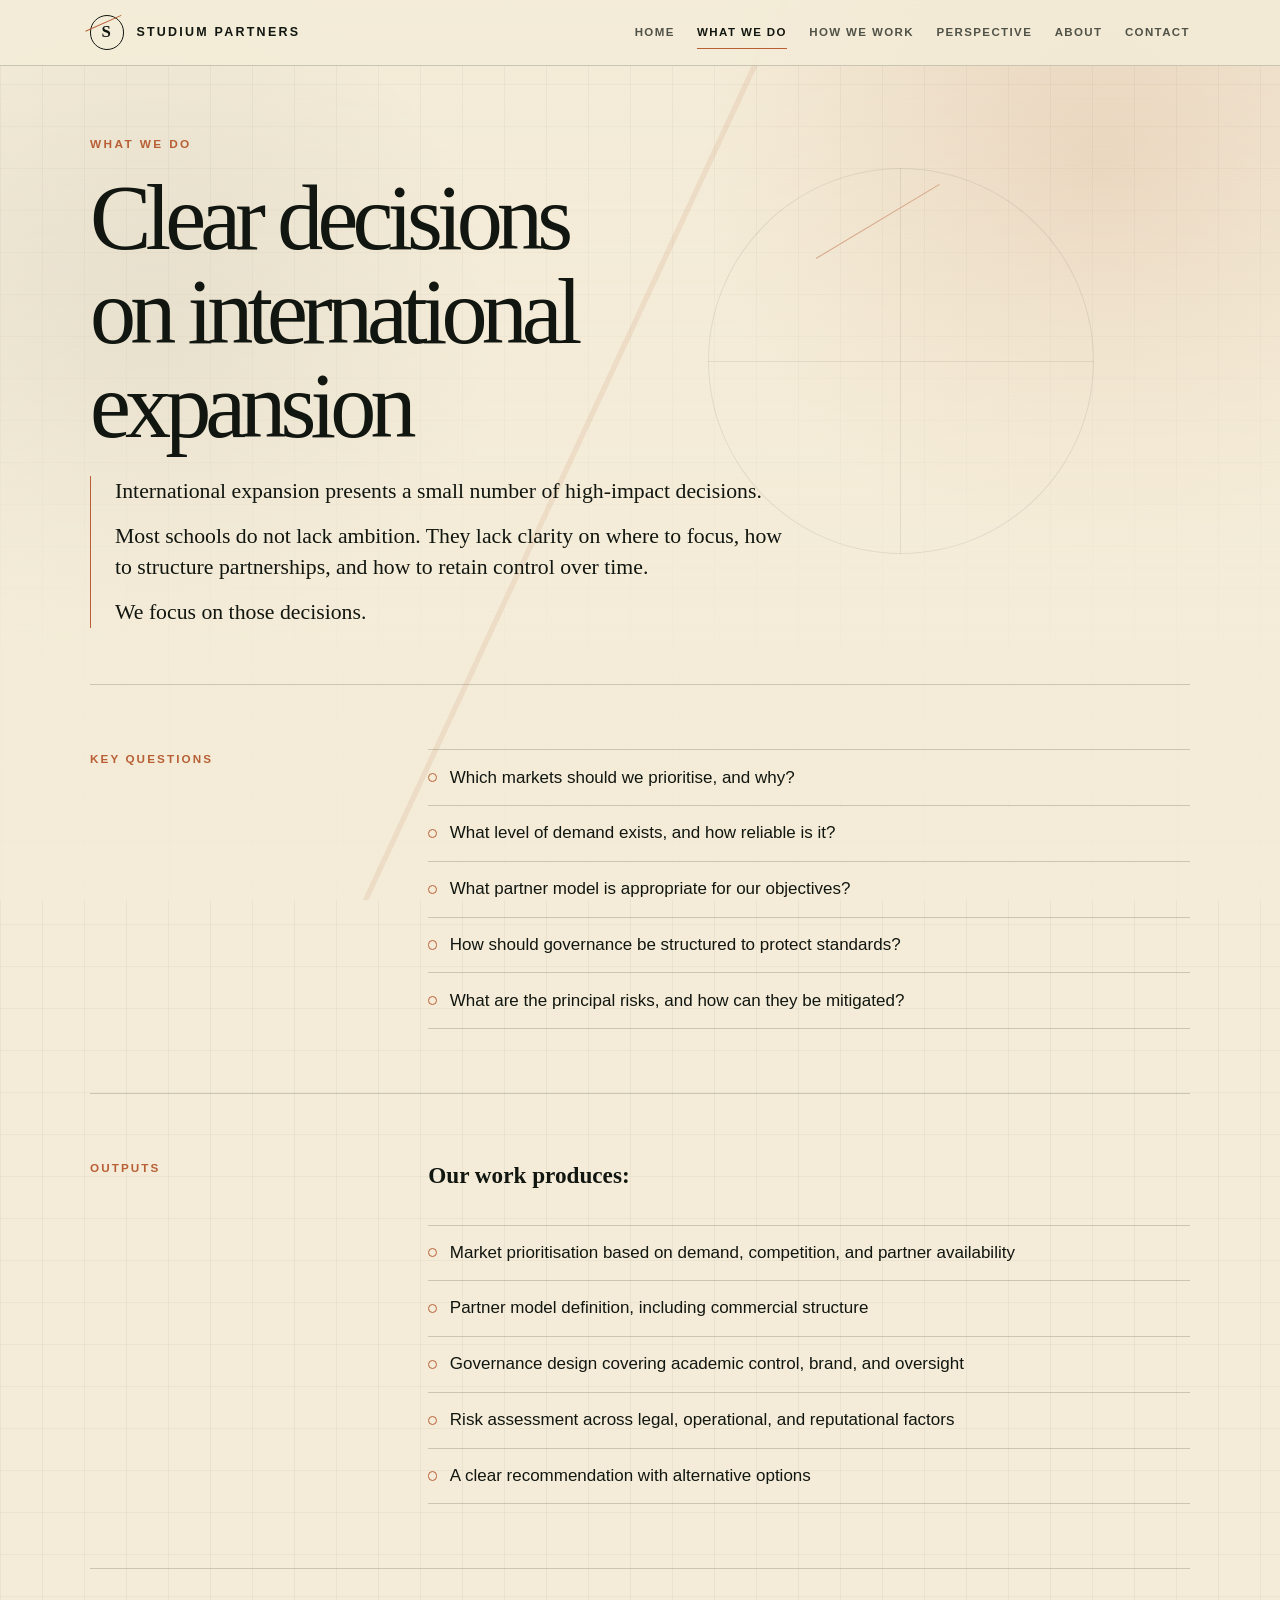
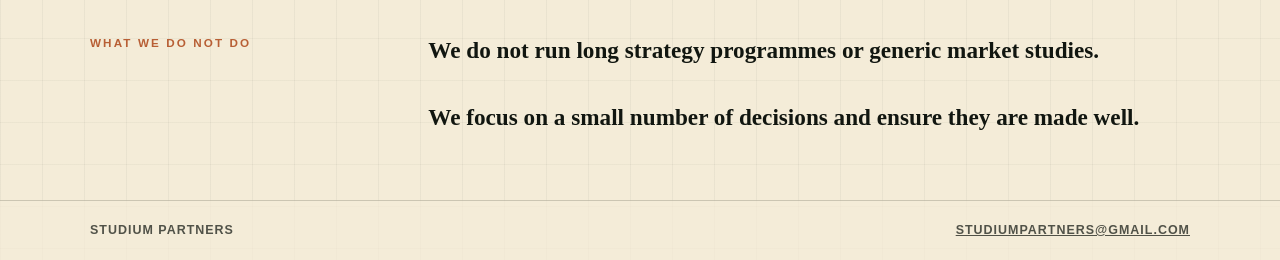
<file: studium-partners/what-we-do.html>
<!doctype html>
<html lang="en">
  <head>
    <meta charset="utf-8" />
    <meta name="viewport" content="width=device-width, initial-scale=1" />
    <meta
      name="description"
      content="Clear decisions on international expansion for UK independent schools."
    />
    <title>What We Do | Studium Partners</title>
    <link rel="stylesheet" href="styles.css" />
  </head>
  <body>
    <header class="site-header">
      <div class="nav-wrap">
        <a class="brand" href="index.html" aria-label="Studium Partners home">
          <span class="brand-mark">S</span>
          <span>Studium Partners</span>
        </a>
        <nav class="site-nav" aria-label="Primary navigation">
          <a href="index.html">Home</a>
          <a href="what-we-do.html" aria-current="page">What We Do</a>
          <a href="how-we-work.html">How We Work</a>
          <a href="perspective.html">Perspective</a>
          <a href="about.html">About</a>
          <a href="contact.html">Contact</a>
        </nav>
      </div>
    </header>

    <main class="page">
      <section class="hero hero--compact">
        <p class="eyebrow">What We Do</p>
        <h1>Clear decisions on international expansion</h1>
        <div class="lead">
          <p>International expansion presents a small number of high-impact decisions.</p>
          <p>
            Most schools do not lack ambition. They lack clarity on where to focus,
            how to structure partnerships, and how to retain control over time.
          </p>
          <p>We focus on those decisions.</p>
        </div>
      </section>

      <section class="section">
        <div class="section-grid">
          <div class="section-title">Key Questions</div>
          <div class="content-stack">
            <ul class="plain-list">
              <li>Which markets should we prioritise, and why?</li>
              <li>What level of demand exists, and how reliable is it?</li>
              <li>What partner model is appropriate for our objectives?</li>
              <li>How should governance be structured to protect standards?</li>
              <li>What are the principal risks, and how can they be mitigated?</li>
            </ul>
          </div>
        </div>
      </section>

      <section class="section">
        <div class="section-grid">
          <div class="section-title">Outputs</div>
          <div class="content-stack">
            <p>Our work produces:</p>
            <ul class="plain-list">
              <li>Market prioritisation based on demand, competition, and partner availability</li>
              <li>Partner model definition, including commercial structure</li>
              <li>Governance design covering academic control, brand, and oversight</li>
              <li>Risk assessment across legal, operational, and reputational factors</li>
              <li>A clear recommendation with alternative options</li>
            </ul>
          </div>
        </div>
      </section>

      <section class="section">
        <div class="section-grid">
          <div class="section-title">What We Do Not Do</div>
          <div class="content-stack">
            <p>We do not run long strategy programmes or generic market studies.</p>
            <p>We focus on a small number of decisions and ensure they are made well.</p>
          </div>
        </div>
      </section>
    </main>

    <footer class="site-footer">
      <div class="footer-wrap">
        <span>Studium Partners</span>
        <a href="mailto:studiumpartners@gmail.com">studiumpartners@gmail.com</a>
      </div>
    </footer>
  </body>
</html>
</file>
<file: studium-partners/styles.css>
:root {
  --ink: #111610;
  --ink-soft: rgba(17, 22, 16, 0.72);
  --paper: #f4ecd8;
  --paper-deep: #e8dcc2;
  --accent: #b85f35;
  --accent-soft: rgba(184, 95, 53, 0.18);
  --line: rgba(17, 22, 16, 0.18);
  --line-strong: rgba(17, 22, 16, 0.42);
  --max: 1100px;
  --display: "Iowan Old Style", "Palatino Linotype", Palatino, "Book Antiqua", serif;
  --text: "Avenir Next", "Gill Sans", "Trebuchet MS", sans-serif;
  --ui: "Avenir Next Condensed", "Gill Sans", "Trebuchet MS", sans-serif;
}

* {
  box-sizing: border-box;
}

html {
  scroll-behavior: smooth;
}

body {
  min-height: 100vh;
  margin: 0;
  color: var(--ink);
  background:
    radial-gradient(circle at 86% 9%, var(--accent-soft), transparent 25rem),
    radial-gradient(circle at 12% 18%, rgba(17, 22, 16, 0.09), transparent 22rem),
    linear-gradient(90deg, rgba(17, 22, 16, 0.045) 1px, transparent 1px),
    linear-gradient(180deg, rgba(17, 22, 16, 0.035) 1px, transparent 1px),
    var(--paper);
  background-size: auto, auto, 42px 42px, 42px 42px, auto;
  font-family: var(--text);
  font-size: 17px;
  line-height: 1.68;
}

body::before {
  content: "";
  position: fixed;
  inset: 0;
  z-index: -1;
  pointer-events: none;
  background:
    linear-gradient(115deg, transparent 0 46%, rgba(184, 95, 53, 0.11) 46.05% 46.35%, transparent 46.4%),
    linear-gradient(180deg, rgba(244, 236, 216, 0) 0%, rgba(244, 236, 216, 0.8) 72%);
}

a {
  color: inherit;
}

p,
ul,
ol {
  margin: 0;
}

ul,
ol {
  padding-left: 1.2rem;
}

li + li {
  margin-top: 0.45rem;
}

.site-header {
  position: sticky;
  top: 0;
  z-index: 10;
  border-bottom: 1px solid var(--line);
  background: rgba(244, 236, 216, 0.84);
  backdrop-filter: blur(18px);
}

.nav-wrap {
  width: min(var(--max), calc(100% - 2rem));
  margin: 0 auto;
  padding: 0.95rem 0;
  display: flex;
  align-items: center;
  justify-content: space-between;
  gap: 1.5rem;
}

.brand {
  display: inline-flex;
  align-items: center;
  gap: 0.75rem;
  color: var(--ink);
  font-family: var(--ui);
  font-size: 0.78rem;
  font-weight: 700;
  letter-spacing: 0.18em;
  text-transform: uppercase;
  text-decoration: none;
}

.brand-mark {
  position: relative;
  display: inline-grid;
  place-items: center;
  width: 2.15rem;
  height: 2.15rem;
  border: 1px solid var(--ink);
  border-radius: 50%;
  font-family: var(--display);
  font-size: 1.05rem;
  font-weight: 700;
}

.brand-mark::after {
  content: "";
  position: absolute;
  inset: 0.35rem -0.2rem;
  border-top: 1px solid var(--accent);
  transform: rotate(-24deg);
}

.site-nav {
  display: flex;
  align-items: center;
  justify-content: flex-end;
  gap: clamp(0.8rem, 2vw, 1.4rem);
  font-family: var(--ui);
  font-size: 0.72rem;
  font-weight: 700;
  letter-spacing: 0.12em;
  text-transform: uppercase;
}

.site-nav a {
  position: relative;
  text-decoration: none;
  color: var(--ink-soft);
}

.site-nav a::after {
  content: "";
  position: absolute;
  left: 0;
  right: 0;
  bottom: -0.42rem;
  height: 1px;
  background: var(--accent);
  transform: scaleX(0);
  transform-origin: left;
  transition: transform 180ms ease;
}

.site-nav a:hover,
.site-nav a[aria-current="page"] {
  color: var(--ink);
}

.site-nav a:hover::after,
.site-nav a[aria-current="page"]::after {
  transform: scaleX(1);
}

.page {
  width: min(var(--max), calc(100% - 2rem));
  margin: 0 auto;
}

.hero {
  position: relative;
  min-height: min(590px, 68svh);
  padding: clamp(2.4rem, 5.4vw, 4.8rem) 0 clamp(2.6rem, 6vw, 4.8rem);
  display: grid;
  align-content: start;
}

.hero::before {
  content: "";
  position: absolute;
  right: clamp(0rem, 8vw, 6rem);
  top: clamp(3rem, 8vw, 7rem);
  width: clamp(12rem, 32vw, 24rem);
  aspect-ratio: 1;
  border: 1px solid var(--line);
  border-radius: 50%;
  background:
    linear-gradient(90deg, transparent calc(50% - 0.5px), var(--line) calc(50% - 0.5px) calc(50% + 0.5px), transparent calc(50% + 0.5px)),
    linear-gradient(0deg, transparent calc(50% - 0.5px), var(--line) calc(50% - 0.5px) calc(50% + 0.5px), transparent calc(50% + 0.5px));
  opacity: 0.8;
}

.hero::after {
  content: "";
  position: absolute;
  right: clamp(3rem, 18vw, 16rem);
  top: clamp(6rem, 15vw, 13rem);
  width: clamp(5rem, 12vw, 9rem);
  height: 1px;
  background: var(--accent);
  transform: rotate(-31deg);
  transform-origin: left center;
}

.hero--compact {
  min-height: auto;
  padding-bottom: clamp(2rem, 5vw, 3.5rem);
}

.hero--compact::before,
.hero--compact::after {
  opacity: 0.45;
}

.eyebrow {
  margin-bottom: 1rem;
  color: var(--accent);
  font-family: var(--ui);
  font-size: 0.74rem;
  font-weight: 700;
  letter-spacing: 0.2em;
  text-transform: uppercase;
}

h1,
h2,
h3 {
  margin: 0;
  font-family: var(--display);
  font-weight: 500;
  line-height: 1.02;
}

h1 {
  max-width: 11ch;
  font-size: clamp(3rem, 7.2vw, 6.6rem);
  letter-spacing: -0.064em;
}

h2 {
  font-size: clamp(2.35rem, 5.1vw, 5.2rem);
  letter-spacing: -0.06em;
}

h3 {
  font-size: clamp(1.25rem, 2vw, 1.7rem);
  letter-spacing: -0.02em;
}

.lead {
  position: relative;
  max-width: 700px;
  margin-top: clamp(1rem, 2vw, 1.45rem);
  padding-left: clamp(1rem, 2.3vw, 1.5rem);
  display: grid;
  gap: 0.85rem;
  border-left: 1px solid var(--accent);
  font-family: var(--display);
  font-size: clamp(1.12rem, 1.9vw, 1.36rem);
  line-height: 1.44;
}

.section {
  position: relative;
  padding: clamp(2.7rem, 5vw, 4.6rem) 0;
  border-top: 1px solid var(--line);
}

.section:first-of-type {
  border-top: 0;
}

.section-grid {
  display: grid;
  grid-template-columns: minmax(9rem, 0.36fr) minmax(0, 1fr);
  gap: clamp(1.25rem, 5vw, 4.5rem);
}

.section-title {
  color: var(--accent);
  font-family: var(--ui);
  font-size: 0.73rem;
  font-weight: 700;
  letter-spacing: 0.18em;
  text-transform: uppercase;
}

.content-stack {
  display: grid;
  gap: clamp(1.2rem, 2.4vw, 1.9rem);
  max-width: 900px;
}

.content-stack--wide {
  max-width: none;
}

.section .content-stack > p {
  max-width: 790px;
  font-family: var(--display);
  font-size: clamp(1.08rem, 2vw, 1.45rem);
  font-weight: 600;
  line-height: 1.55;
}

.plain-list {
  display: grid;
  gap: 0;
  padding-left: 0;
  list-style: none;
  border-top: 1px solid var(--line);
}

.plain-list li {
  position: relative;
  margin: 0;
  padding: 0.82rem 0 0.82rem 1.35rem;
  border-bottom: 1px solid var(--line);
}

.plain-list li::before {
  content: "";
  position: absolute;
  left: 0;
  top: 1.42rem;
  width: 0.45rem;
  height: 0.45rem;
  border: 1px solid var(--accent);
  border-radius: 50%;
}

.numbered-list {
  display: grid;
  gap: 0;
  padding-left: 0;
  list-style: none;
  counter-reset: phases;
  border-top: 1px solid var(--line);
}

.numbered-list li {
  margin: 0;
  padding: 1rem 0;
  border-bottom: 1px solid var(--line);
  counter-increment: phases;
}

.numbered-list li::before {
  content: "0" counter(phases) " / ";
  color: var(--accent);
  font-family: var(--ui);
  font-size: 0.75rem;
  font-weight: 700;
  letter-spacing: 0.12em;
}

.cards {
  display: grid;
  grid-template-columns: repeat(3, minmax(0, 1fr));
  gap: 0.75rem;
}

.card {
  position: relative;
  min-height: 13rem;
  padding: clamp(1.05rem, 2vw, 1.45rem);
  display: grid;
  gap: 0.9rem;
  align-content: start;
  background:
    linear-gradient(135deg, rgba(255, 255, 255, 0.35), transparent),
    rgba(244, 236, 216, 0.72);
  border: 1px solid var(--line-strong);
  box-shadow: 10px 10px 0 rgba(17, 22, 16, 0.05);
}

.card::before {
  content: "";
  position: absolute;
  top: 0.8rem;
  right: 0.8rem;
  width: 1.8rem;
  height: 1px;
  background: var(--accent);
  transform: rotate(-28deg);
}

.card p {
  color: var(--ink-soft);
}

.recent-list {
  display: grid;
  gap: 0;
  padding-left: 0;
  list-style: none;
  border-top: 1px solid var(--line);
}

.recent-list li {
  margin: 0;
  padding: 1rem 0;
  border-bottom: 1px solid var(--line);
}

.recent-list strong {
  display: block;
  margin-bottom: 0.25rem;
  color: var(--ink);
  font-family: var(--display);
  font-size: 1.18rem;
  font-weight: 500;
}

.cta {
  position: relative;
  margin: clamp(2.3rem, 5vw, 4.2rem) 0 clamp(3.2rem, 7vw, 5.2rem);
  padding: clamp(1.35rem, 3vw, 2.2rem);
  overflow: hidden;
  color: var(--paper);
  background:
    radial-gradient(circle at 92% 10%, rgba(184, 95, 53, 0.4), transparent 15rem),
    var(--ink);
}

.cta::before {
  content: "";
  position: absolute;
  inset: 0;
  background:
    linear-gradient(90deg, rgba(244, 236, 216, 0.08) 1px, transparent 1px),
    linear-gradient(180deg, rgba(244, 236, 216, 0.08) 1px, transparent 1px);
  background-size: 32px 32px;
  mask-image: linear-gradient(90deg, transparent, black 20%, black 80%, transparent);
  pointer-events: none;
}

.cta p,
.button-row {
  position: relative;
}

.cta p {
  max-width: 760px;
  font-family: var(--display);
  font-size: clamp(1.25rem, 2.4vw, 1.75rem);
  line-height: 1.42;
}

.button-row {
  margin-top: 1.25rem;
}

.button {
  display: inline-flex;
  align-items: center;
  min-height: 3rem;
  padding: 0.78rem 1.05rem;
  border: 1px solid currentColor;
  color: inherit;
  font-family: var(--ui);
  font-size: 0.74rem;
  font-weight: 700;
  letter-spacing: 0.14em;
  text-decoration: none;
  text-transform: uppercase;
  transition: transform 180ms ease, background 180ms ease, color 180ms ease;
}

.button:hover {
  color: var(--ink);
  background: var(--paper);
  transform: translateY(-2px);
}

.site-footer {
  border-top: 1px solid var(--line);
  background: rgba(244, 236, 216, 0.66);
}

.footer-wrap {
  width: min(var(--max), calc(100% - 2rem));
  margin: 0 auto;
  padding: 1.2rem 0;
  display: flex;
  align-items: center;
  justify-content: space-between;
  gap: 1rem;
  color: var(--ink-soft);
  font-family: var(--ui);
  font-size: 0.78rem;
  font-weight: 700;
  letter-spacing: 0.08em;
  text-transform: uppercase;
}

.hero .eyebrow,
.hero h1,
.lead > *,
.section,
.cta {
  opacity: 0;
  transform: translateY(0.9rem);
  animation: reveal 760ms cubic-bezier(0.18, 0.78, 0.22, 1) forwards;
}

.hero h1 {
  animation-delay: 120ms;
}

.lead > :nth-child(1) {
  animation-delay: 220ms;
}

.lead > :nth-child(2) {
  animation-delay: 320ms;
}

.lead > :nth-child(3) {
  animation-delay: 420ms;
}

.section {
  animation-delay: 500ms;
}

.cta {
  animation-delay: 580ms;
}

@keyframes reveal {
  to {
    opacity: 1;
    transform: translateY(0);
  }
}

@media (max-width: 840px) {
  body {
    font-size: 16px;
  }

  .nav-wrap,
  .footer-wrap {
    align-items: flex-start;
    flex-direction: column;
  }

  .site-nav {
    justify-content: flex-start;
    flex-wrap: wrap;
    row-gap: 0.55rem;
  }

  .hero {
    min-height: auto;
  }

  .hero::before {
    right: -4.5rem;
    top: 4rem;
    width: 13rem;
  }

  .hero::after {
    right: 5.5rem;
    top: 8rem;
  }

  h1 {
    max-width: 11ch;
  }

  .section-grid {
    grid-template-columns: 1fr;
    gap: 0.85rem;
  }

  .cards {
    grid-template-columns: 1fr;
  }

  .card {
    min-height: auto;
  }
}

@media (max-width: 520px) {
  .site-nav {
    font-size: 0.68rem;
    gap: 0.75rem;
  }

  .lead {
    padding-left: 1rem;
  }
}

@media (prefers-reduced-motion: reduce) {
  *,
  *::before,
  *::after {
    animation-duration: 0.001ms !important;
    animation-iteration-count: 1 !important;
    scroll-behavior: auto !important;
    transition-duration: 0.001ms !important;
  }
}
</file>
